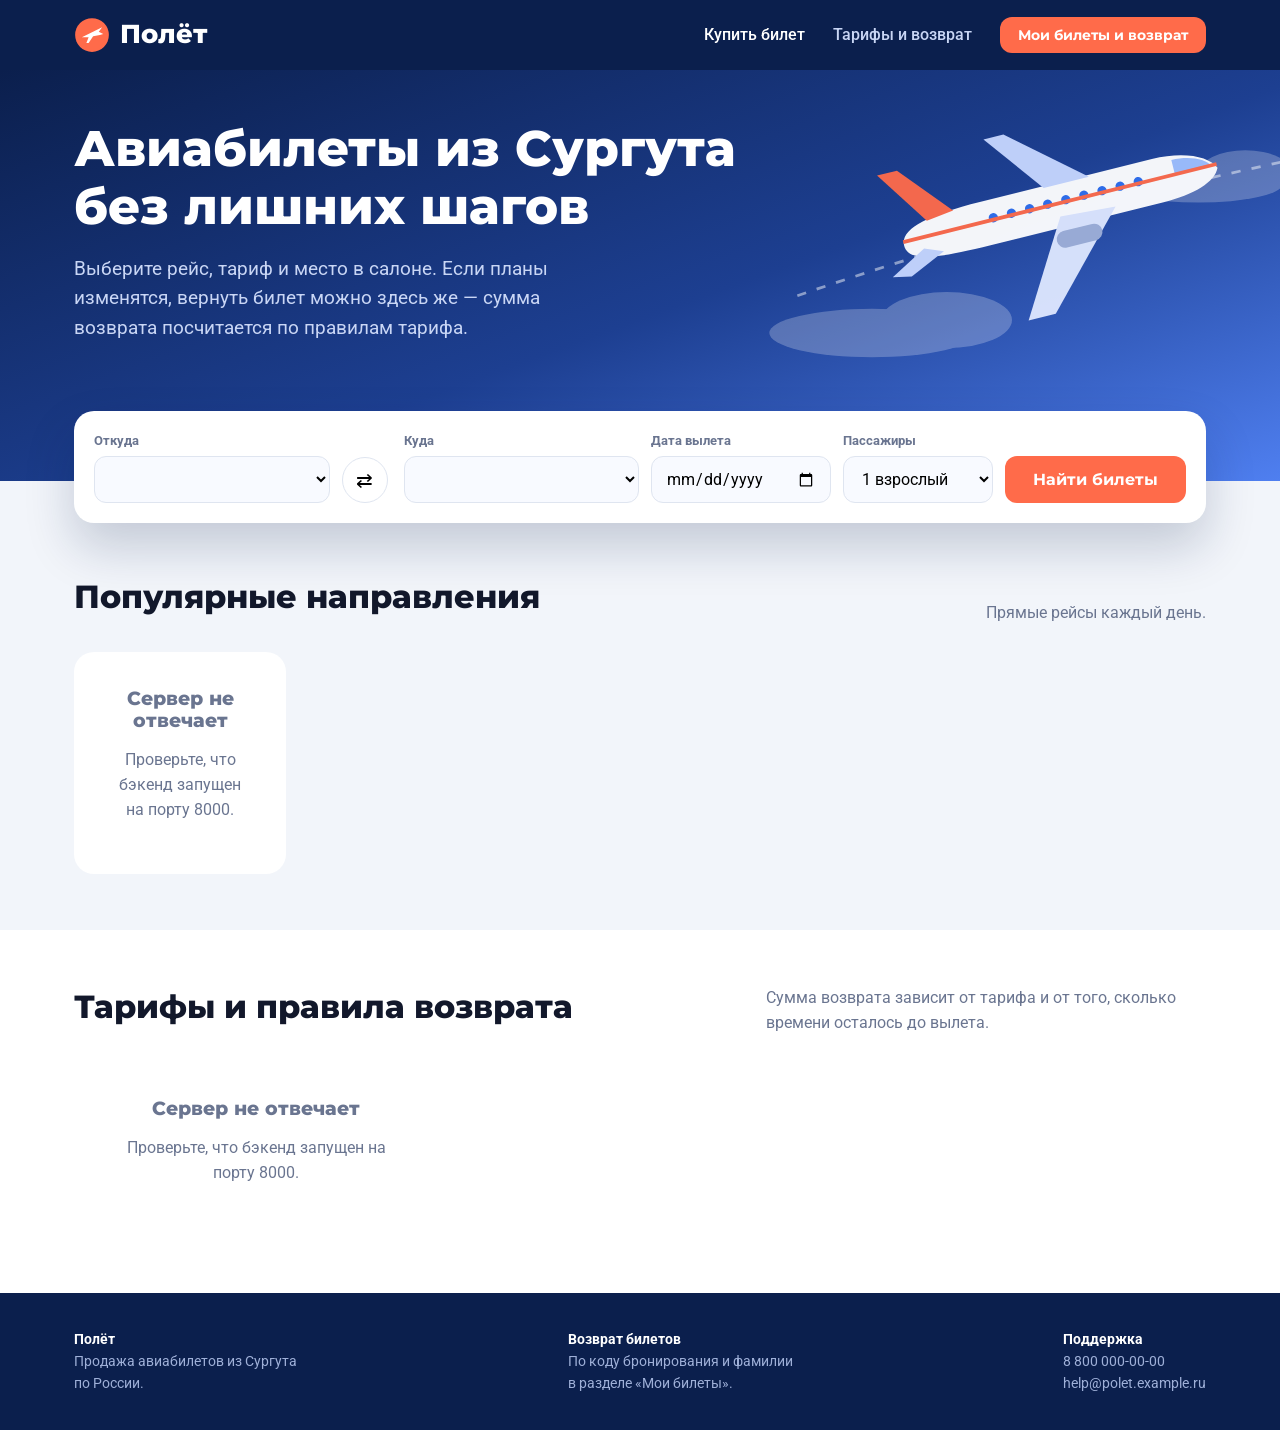
<file: frontend/index.html>
<!DOCTYPE html>
<html lang="ru">
<head>
    <meta charset="UTF-8">
    <meta name="viewport" content="width=device-width, initial-scale=1">
    <title>Авиабилеты — авиабилеты «Полёт»</title>
    <link rel="preconnect" href="https://fonts.googleapis.com">
    <link href="https://fonts.googleapis.com/css2?family=Montserrat:wght@700;800&family=Roboto:wght@400;500;700&display=swap" rel="stylesheet">
    <link rel="stylesheet" href="css/style.css">
</head>
<body>
    <header class="top">
        <div class="wrap">
            <a href="index.html" class="logo"><img src="img/logo.svg" alt="">Полёт</a>
            <button class="burger" onclick="toggleMenu()">Меню</button>
            <nav class="menu" id="menu">
            <a href="index.html" class="current">Купить билет</a>
            <a href="index.html#fares">Тарифы и возврат</a>
            <a href="manage.html" class="btn">Мои билеты и возврат</a>
            </nav>
        </div>
    </header>

    <main>
        <section class="hero">
            <img src="img/plane.svg" alt="" class="plane">
            <div class="wrap">
                <h1>Авиабилеты из Сургута<br>без лишних шагов</h1>
                <p>Выберите рейс, тариф и место в салоне. Если планы изменятся, вернуть билет можно здесь же — сумма возврата посчитается по правилам тарифа.</p>
            </div>
        </section>
        <section class="wrap">
            <form class="search" id="search-form">
                <div class="field"><label for="from">Откуда</label><select id="from"></select></div>
                <button type="button" class="swap" id="swap" title="Поменять местами">⇄</button>
                <div class="field"><label for="to">Куда</label><select id="to"></select></div>
                <div class="field"><label for="date">Дата вылета</label><input type="date" id="date"></div>
                <div class="field"><label for="passengers">Пассажиры</label><select id="passengers"><option value="1">1 взрослый</option><option value="2">2 взрослых</option><option value="3">3 взрослых</option><option value="4">4 взрослых</option><option value="5">5 взрослых</option></select></div>
                <button class="btn" type="submit">Найти билеты</button>
            </form>
        </section>

        <section class="section">
            <div class="wrap">
                <div class="section-head">
                    <h2>Популярные направления</h2>
                    <p>Прямые рейсы каждый день.</p>
                </div>
                <div class="cities" id="cities"></div>
            </div>
        </section>

        <section class="section" id="fares" style="background:#ffffff">
            <div class="wrap">
                <div class="section-head">
                    <h2>Тарифы и правила возврата</h2>
                    <p>Сумма возврата зависит от тарифа и от того, сколько времени осталось до вылета.</p>
                </div>
                <div class="fares" id="fare-list"><p>Загрузка...</p></div>
            </div>
        </section>
    </main>

    <footer class="foot">
        <div class="wrap">
            <div><b>Полёт</b><br>Продажа авиабилетов из Сургута<br>по России.</div>
            <div><b>Возврат билетов</b><br>По коду бронирования и фамилии<br>в разделе «Мои билеты».</div>
            <div><b>Поддержка</b><br>8 800 000-00-00<br>help@polet.example.ru</div>
        </div>
    </footer>

    <script src="js/main.js"></script>
    <script src="js/search-form.js"></script>
    <script src="js/index.js"></script>
</body>
</html>
</file>
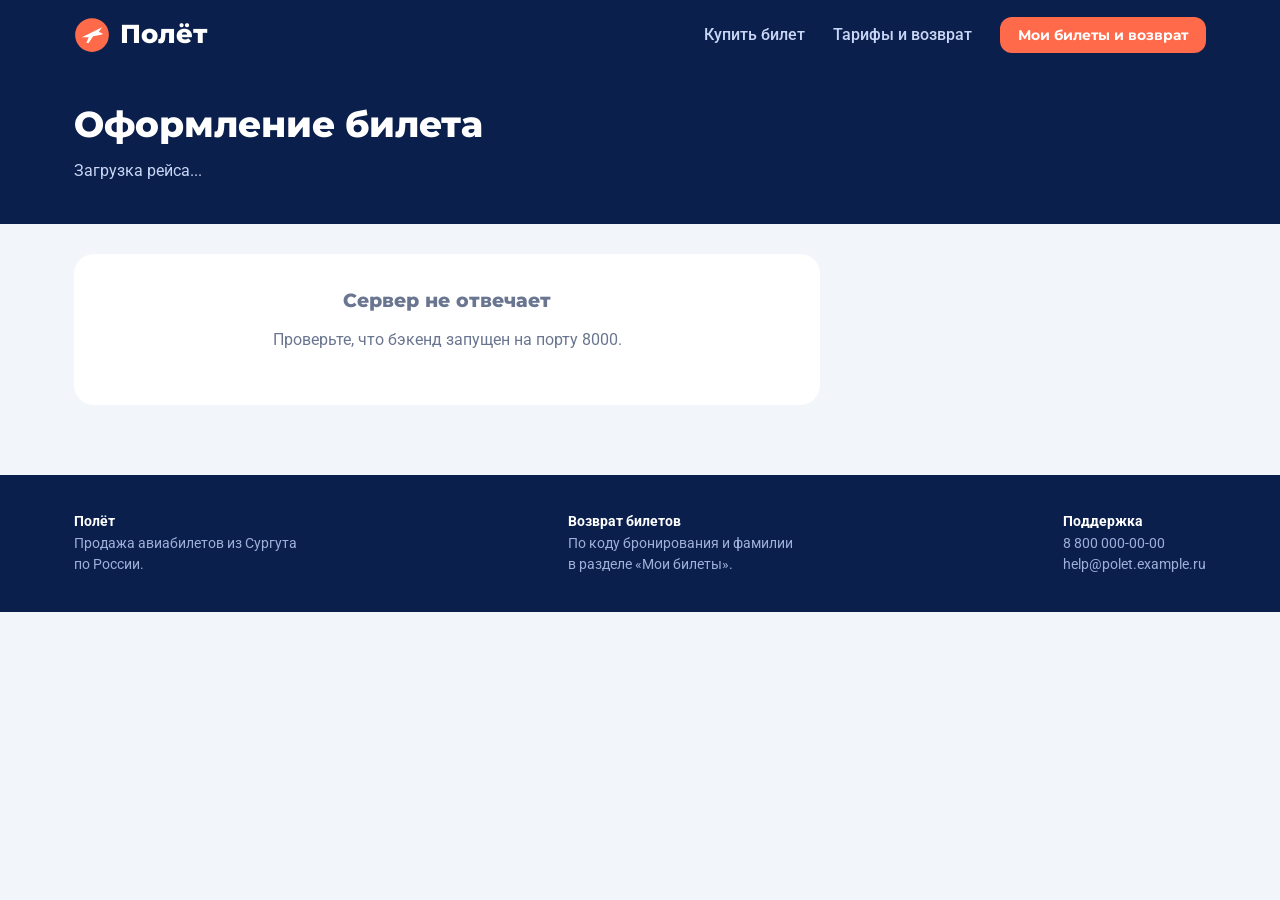
<file: frontend/booking.html>
<!DOCTYPE html>
<html lang="ru">
<head>
    <meta charset="UTF-8">
    <meta name="viewport" content="width=device-width, initial-scale=1">
    <title>Оформление билета — авиабилеты «Полёт»</title>
    <link rel="preconnect" href="https://fonts.googleapis.com">
    <link href="https://fonts.googleapis.com/css2?family=Montserrat:wght@700;800&family=Roboto:wght@400;500;700&display=swap" rel="stylesheet">
    <link rel="stylesheet" href="css/style.css">
</head>
<body>
    <header class="top">
        <div class="wrap">
            <a href="index.html" class="logo"><img src="img/logo.svg" alt="">Полёт</a>
            <button class="burger" onclick="toggleMenu()">Меню</button>
            <nav class="menu" id="menu">
            <a href="index.html">Купить билет</a>
            <a href="index.html#fares">Тарифы и возврат</a>
            <a href="manage.html" class="btn">Мои билеты и возврат</a>
            </nav>
        </div>
    </header>

    <main>
        <section class="page-top">
            <div class="wrap">
                <h1 style="font-size:36px">Оформление билета</h1>
                <p id="subtitle">Загрузка рейса...</p>
            </div>
        </section>
        <section class="wrap">
            <div id="result"></div>
            <div class="booking-layout" id="form">
                <div>
                    <div class="box">
                        <h3>Пассажиры</h3>
                        <p style="color:var(--muted);margin-top:0">Данные как в паспорте. Нажмите на пассажира, а потом на свободное место на схеме.</p>
                        <div id="passengers"></div>
                    </div>
                    <div class="box">
                        <h3>Выбор места</h3>
                        <div class="legend"><span style="--c:#cfe0ff">эконом</span><span style="--c:#ffd9cf">бизнес</span><span style="--c:#d9dde6">занято</span><span style="--c:#2f6fed">выбрано</span></div>
                        <div class="seatmap" id="seatmap"></div>
                    </div>
                    <div class="box">
                        <h3>Контакты покупателя</h3>
                        <div class="passenger" style="cursor:default"><div class="grid">
                            <div class="field"><label for="email">E-mail</label><input type="email" id="email" placeholder="для маршрутной квитанции"></div>
                            <div class="field"><label for="phone">Телефон</label><input type="tel" id="phone" placeholder="+7 900 000-00-00"></div>
                        </div></div>
                        <label class="check"><input type="checkbox" id="agree"> Я ознакомлен с правилами тарифа и согласен на обработку персональных данных</label>
                    </div>
                </div>
                <aside class="summary">
                    <h3>Ваш заказ</h3>
                    <div id="errors"></div>
                    <div id="summary"></div>
                    <div class="total"><span>Итого</span><b id="total">0 ₽</b></div>
                    <button class="btn" onclick="buy()">Подтвердить покупку</button>
                    <p style="color:#9fb0d8;font-size:13px;margin-bottom:0">В учебном проекте онлайн-оплата не подключена: после подтверждения билеты сразу оформляются.</p>
                </aside>
            </div>
        </section>
    </main>

    <footer class="foot">
        <div class="wrap">
            <div><b>Полёт</b><br>Продажа авиабилетов из Сургута<br>по России.</div>
            <div><b>Возврат билетов</b><br>По коду бронирования и фамилии<br>в разделе «Мои билеты».</div>
            <div><b>Поддержка</b><br>8 800 000-00-00<br>help@polet.example.ru</div>
        </div>
    </footer>

    <script src="js/main.js"></script>
    <script src="js/booking.js"></script>
</body>
</html>
</file>
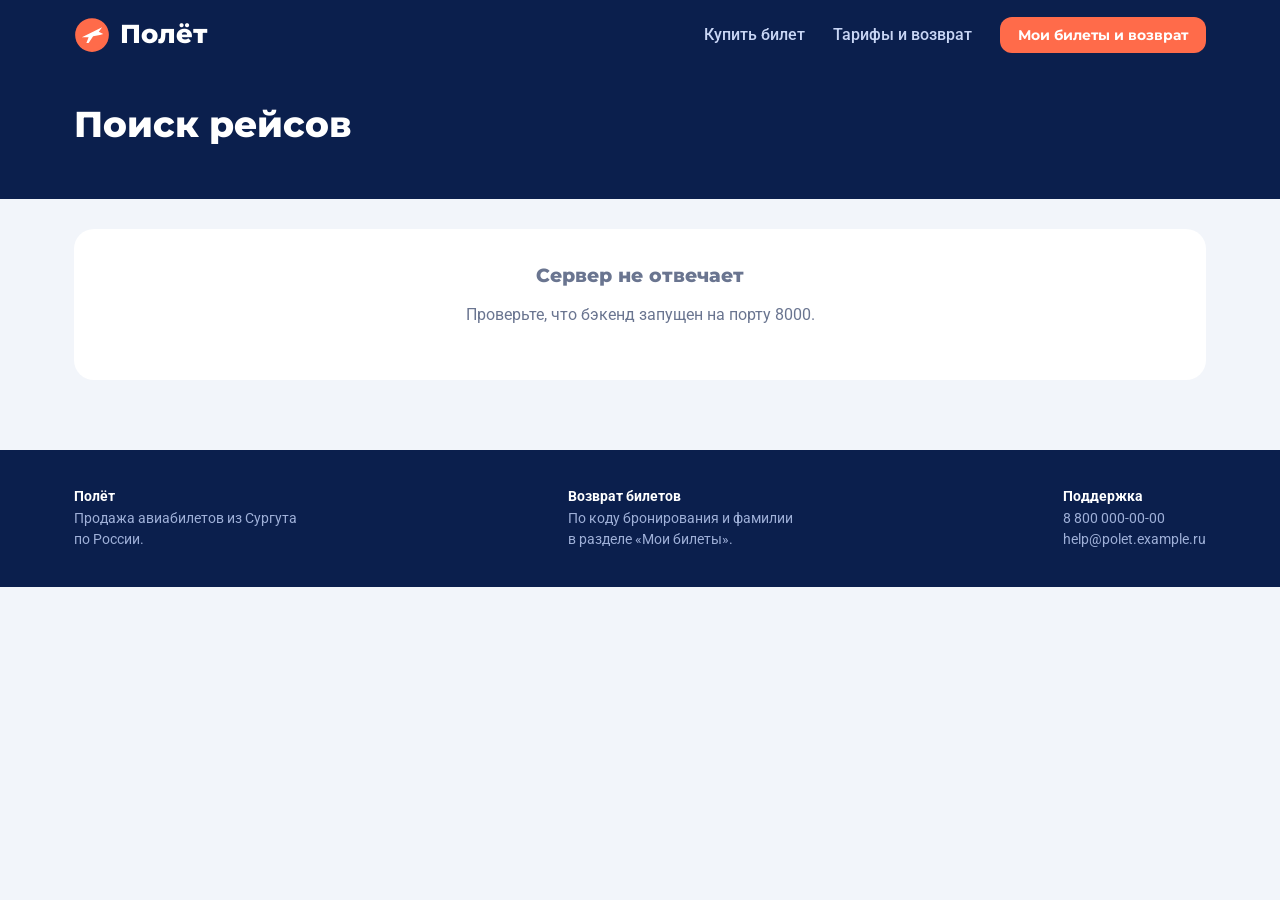
<file: frontend/flights.html>
<!DOCTYPE html>
<html lang="ru">
<head>
    <meta charset="UTF-8">
    <meta name="viewport" content="width=device-width, initial-scale=1">
    <title>Рейсы — авиабилеты «Полёт»</title>
    <link rel="preconnect" href="https://fonts.googleapis.com">
    <link href="https://fonts.googleapis.com/css2?family=Montserrat:wght@700;800&family=Roboto:wght@400;500;700&display=swap" rel="stylesheet">
    <link rel="stylesheet" href="css/style.css">
</head>
<body>
    <header class="top">
        <div class="wrap">
            <a href="index.html" class="logo"><img src="img/logo.svg" alt="">Полёт</a>
            <button class="burger" onclick="toggleMenu()">Меню</button>
            <nav class="menu" id="menu">
            <a href="index.html">Купить билет</a>
            <a href="index.html#fares">Тарифы и возврат</a>
            <a href="manage.html" class="btn">Мои билеты и возврат</a>
            </nav>
        </div>
    </header>

    <main>
        <section class="page-top">
            <div class="wrap">
                <h1 id="title" style="font-size:36px">Поиск рейсов</h1>
                <p id="subtitle"></p>
            </div>
        </section>
        <section class="wrap" style="padding:30px 24px 70px">
            <div id="flights"><p>Загрузка...</p></div>
        </section>
    </main>

    <footer class="foot">
        <div class="wrap">
            <div><b>Полёт</b><br>Продажа авиабилетов из Сургута<br>по России.</div>
            <div><b>Возврат билетов</b><br>По коду бронирования и фамилии<br>в разделе «Мои билеты».</div>
            <div><b>Поддержка</b><br>8 800 000-00-00<br>help@polet.example.ru</div>
        </div>
    </footer>

    <script src="js/main.js"></script>
    <script src="js/flights.js"></script>
</body>
</html>
</file>
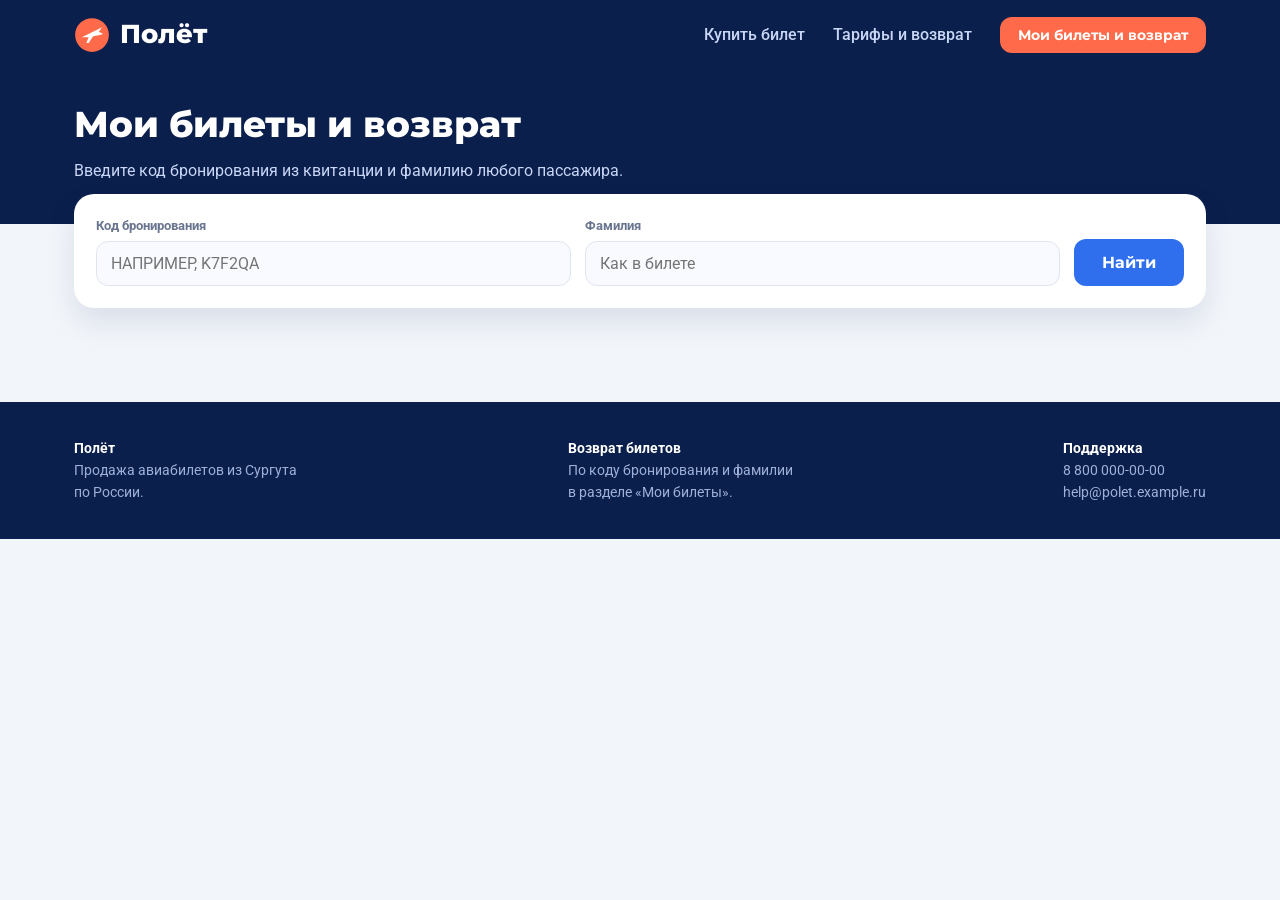
<file: frontend/manage.html>
<!DOCTYPE html>
<html lang="ru">
<head>
    <meta charset="UTF-8">
    <meta name="viewport" content="width=device-width, initial-scale=1">
    <title>Мои билеты — авиабилеты «Полёт»</title>
    <link rel="preconnect" href="https://fonts.googleapis.com">
    <link href="https://fonts.googleapis.com/css2?family=Montserrat:wght@700;800&family=Roboto:wght@400;500;700&display=swap" rel="stylesheet">
    <link rel="stylesheet" href="css/style.css">
</head>
<body>
    <header class="top">
        <div class="wrap">
            <a href="index.html" class="logo"><img src="img/logo.svg" alt="">Полёт</a>
            <button class="burger" onclick="toggleMenu()">Меню</button>
            <nav class="menu" id="menu">
            <a href="index.html">Купить билет</a>
            <a href="index.html#fares">Тарифы и возврат</a>
            <a href="manage.html" class="btn">Мои билеты и возврат</a>
            </nav>
        </div>
    </header>

    <main>
        <section class="page-top">
            <div class="wrap">
                <h1 style="font-size:36px">Мои билеты и возврат</h1>
                <p>Введите код бронирования из квитанции и фамилию любого пассажира.</p>
            </div>
        </section>
        <section class="wrap">
            <div class="lookup">
                <div class="field"><label for="code">Код бронирования</label><input type="text" id="code" placeholder="Например, K7F2QA" maxlength="6" style="text-transform:uppercase"></div>
                <div class="field"><label for="last_name">Фамилия</label><input type="text" id="last_name" placeholder="Как в билете"></div>
                <button class="btn blue" onclick="findBooking()">Найти</button>
            </div>
            <div id="booking" style="padding-bottom:70px"></div>
        </section>
    </main>

    <footer class="foot">
        <div class="wrap">
            <div><b>Полёт</b><br>Продажа авиабилетов из Сургута<br>по России.</div>
            <div><b>Возврат билетов</b><br>По коду бронирования и фамилии<br>в разделе «Мои билеты».</div>
            <div><b>Поддержка</b><br>8 800 000-00-00<br>help@polet.example.ru</div>
        </div>
    </footer>

    <script src="js/main.js"></script>
    <script src="js/manage.js"></script>
</body>
</html>
</file>
<file: frontend/css/style.css>
:root {
    --navy: #0b1f4d;
    --sky: #2f6fed;
    --coral: #ff6b4a;
    --bg: #f2f5fa;
    --line: #dfe5f0;
    --muted: #6a7590;
    --ok: #12a150;
}

* {
    box-sizing: border-box;
}

body {
    margin: 0;
    background: var(--bg);
    color: #12182b;
    font-family: 'Roboto', Arial, sans-serif;
    font-size: 16px;
    line-height: 1.55;
}

h1, h2, h3, .logo {
    font-family: 'Montserrat', Arial, sans-serif;
    font-weight: 800;
    line-height: 1.15;
    margin-top: 0;
}

h1 {
    font-size: 50px;
    margin-bottom: 14px;
}

h2 {
    font-size: 32px;
    margin-bottom: 10px;
}

h3 {
    font-size: 19px;
    margin-bottom: 6px;
}

a {
    color: inherit;
}

.wrap {
    max-width: 1180px;
    margin: 0 auto;
    padding: 0 24px;
}

.top {
    background: var(--navy);
    color: #ffffff;
    position: sticky;
    top: 0;
    z-index: 10;
}

.top .wrap {
    display: flex;
    align-items: center;
    justify-content: space-between;
    height: 70px;
}

.logo {
    display: flex;
    align-items: center;
    gap: 10px;
    font-size: 26px;
    text-decoration: none;
    color: #ffffff;
}

.logo img {
    width: 36px;
}

.menu {
    display: flex;
    align-items: center;
    gap: 28px;
    font-weight: 500;
}

.menu a {
    text-decoration: none;
    color: #c9d6f5;
}

.menu a:hover, .menu a.current {
    color: #ffffff;
}

.burger {
    display: none;
    background: none;
    color: #ffffff;
    border: 1px solid #3a4f86;
    border-radius: 10px;
    padding: 7px 12px;
    font: inherit;
}

.btn {
    display: inline-block;
    background: var(--coral);
    color: #ffffff;
    border: none;
    border-radius: 12px;
    padding: 14px 28px;
    font: 700 16px 'Montserrat', Arial, sans-serif;
    text-decoration: none;
    cursor: pointer;
    transition: transform 0.2s, background 0.2s;
}

.btn:hover {
    background: #f2552f;
    transform: translateY(-2px);
}

.btn.blue {
    background: var(--sky);
}

.btn.blue:hover {
    background: #1f5bd6;
}

.btn.ghost {
    background: #ffffff;
    color: var(--navy);
    border: 1px solid var(--line);
}

.btn.small {
    padding: 9px 16px;
    font-size: 14px;
}

.btn:disabled {
    background: #c7cede;
    cursor: not-allowed;
    transform: none;
}

.menu .btn {
    color: #ffffff;
    padding: 9px 18px;
    font-size: 14px;
}

.hero {
    background: linear-gradient(160deg, #0b1f4d 0%, #1d3f91 55%, #4f7ff0 100%);
    color: #ffffff;
    padding: 50px 0 120px;
    position: relative;
    overflow: hidden;
}

.hero .plane {
    position: absolute;
    right: -40px;
    top: 30px;
    width: 560px;
    opacity: 0.95;
}

.hero p {
    color: #c9d6f5;
    font-size: 19px;
    max-width: 520px;
}

.search {
    background: #ffffff;
    color: #12182b;
    border-radius: 20px;
    padding: 20px;
    display: grid;
    grid-template-columns: 1fr 50px 1fr 180px 150px auto;
    gap: 12px;
    align-items: end;
    margin-top: -70px;
    position: relative;
    box-shadow: 0 24px 50px rgba(11, 31, 77, 0.2);
}

.field label {
    display: block;
    font-size: 13px;
    font-weight: 700;
    color: var(--muted);
    margin-bottom: 5px;
}

.field input, .field select {
    width: 100%;
    border: 1px solid var(--line);
    border-radius: 12px;
    padding: 12px 14px;
    font: 16px 'Roboto', Arial, sans-serif;
    background: #f8faff;
}

.field input:focus, .field select:focus {
    outline: none;
    border-color: var(--sky);
}

.swap {
    border: 1px solid var(--line);
    background: #ffffff;
    border-radius: 50%;
    width: 46px;
    height: 46px;
    font-size: 20px;
    cursor: pointer;
}

.section {
    padding: 56px 0;
}

.section-head {
    display: flex;
    justify-content: space-between;
    align-items: flex-end;
    gap: 20px;
    margin-bottom: 26px;
}

.section-head p {
    margin: 0;
    color: var(--muted);
    max-width: 440px;
}

.cities {
    display: grid;
    grid-template-columns: repeat(5, 1fr);
    gap: 18px;
}

.city {
    border-radius: 20px;
    padding: 22px;
    color: #ffffff;
    text-decoration: none;
    min-height: 170px;
    display: flex;
    flex-direction: column;
    justify-content: space-between;
    transition: transform 0.2s;
    background: var(--c);
}

.city:hover {
    transform: translateY(-5px);
}

.city small {
    opacity: 0.85;
}

.fares {
    display: grid;
    grid-template-columns: repeat(3, 1fr);
    gap: 20px;
}

.fare-card {
    background: #ffffff;
    border-radius: 20px;
    padding: 24px;
    border: 1px solid var(--line);
}

.fare-card ul {
    padding-left: 18px;
    color: var(--muted);
    margin-bottom: 0;
}

.fare-card .label {
    display: inline-block;
    border-radius: 20px;
    padding: 3px 12px;
    font-size: 13px;
    font-weight: 700;
    background: #e8efff;
    color: var(--sky);
    margin-bottom: 10px;
}

.foot {
    background: var(--navy);
    color: #9fb0d8;
    padding: 36px 0;
    font-size: 14px;
}

.foot .wrap {
    display: flex;
    justify-content: space-between;
    gap: 20px;
    flex-wrap: wrap;
}

.foot b {
    color: #ffffff;
}

.page-top {
    background: var(--navy);
    color: #ffffff;
    padding: 34px 0 40px;
}

.page-top p {
    color: #c9d6f5;
    margin: 0;
}

.flight {
    background: #ffffff;
    border-radius: 20px;
    border: 1px solid var(--line);
    display: grid;
    grid-template-columns: 1.2fr 2fr;
    margin-bottom: 16px;
    overflow: hidden;
}

.route {
    padding: 22px 24px;
    display: grid;
    grid-template-columns: auto 1fr auto;
    gap: 16px;
    align-items: center;
    border-right: 1px dashed var(--line);
}

.time b {
    display: block;
    font-family: 'Montserrat', Arial, sans-serif;
    font-size: 28px;
}

.time small {
    color: var(--muted);
}

.line {
    text-align: center;
    color: var(--muted);
    font-size: 13px;
}

.line i {
    display: block;
    height: 2px;
    background: repeating-linear-gradient(90deg, var(--sky) 0 8px, transparent 8px 14px);
    margin: 6px 0;
    position: relative;
}

.flight-info {
    grid-column: 1 / -1;
    color: var(--muted);
    font-size: 13px;
}

.fare-options {
    display: grid;
    grid-template-columns: repeat(3, 1fr);
}

.fare-option {
    padding: 20px;
    border-right: 1px solid var(--line);
    display: flex;
    flex-direction: column;
    gap: 6px;
}

.fare-option:last-child {
    border-right: none;
}

.fare-option .price {
    font-family: 'Montserrat', Arial, sans-serif;
    font-size: 24px;
    font-weight: 800;
    color: var(--navy);
}

.fare-option small {
    color: var(--muted);
    flex-grow: 1;
}

.empty {
    background: #ffffff;
    border-radius: 20px;
    padding: 36px;
    text-align: center;
    color: var(--muted);
}

.booking-layout {
    display: grid;
    grid-template-columns: 1fr 360px;
    gap: 26px;
    align-items: start;
    padding: 30px 0 70px;
}

.box {
    background: #ffffff;
    border: 1px solid var(--line);
    border-radius: 20px;
    padding: 24px;
    margin-bottom: 18px;
}

.passenger {
    border: 2px solid var(--line);
    border-radius: 16px;
    padding: 18px;
    margin-bottom: 14px;
    cursor: pointer;
}

.passenger.active {
    border-color: var(--sky);
    background: #f6f9ff;
}

.passenger .grid {
    display: grid;
    grid-template-columns: 1fr 1fr;
    gap: 12px;
}

.passenger .seat-label {
    font-weight: 700;
    color: var(--sky);
}

.seatmap {
    display: flex;
    flex-direction: column;
    gap: 6px;
    align-items: center;
    background: #f6f8fc;
    border-radius: 120px 120px 24px 24px;
    padding: 60px 20px 24px;
    max-height: 560px;
    overflow-y: auto;
}

.seat-row {
    display: flex;
    gap: 6px;
    align-items: center;
}

.seat-row .num {
    width: 26px;
    text-align: center;
    color: var(--muted);
    font-size: 13px;
}

.seat {
    width: 36px;
    height: 36px;
    border-radius: 8px 8px 12px 12px;
    border: none;
    background: #cfe0ff;
    color: var(--navy);
    font: 700 12px 'Roboto', Arial, sans-serif;
    cursor: pointer;
}

.seat.business {
    width: 44px;
    background: #ffd9cf;
}

.seat.taken {
    background: #d9dde6;
    color: #a3aabb;
    cursor: not-allowed;
}

.seat.mine {
    background: var(--sky);
    color: #ffffff;
}

.seat.gap {
    visibility: hidden;
}

.seat.blocked {
    opacity: 0.35;
    cursor: not-allowed;
}

.legend {
    display: flex;
    gap: 16px;
    flex-wrap: wrap;
    font-size: 13px;
    color: var(--muted);
    margin-bottom: 12px;
}

.legend span::before {
    content: '';
    display: inline-block;
    width: 14px;
    height: 14px;
    border-radius: 4px;
    margin-right: 6px;
    vertical-align: -2px;
    background: var(--c);
}

.summary {
    background: var(--navy);
    color: #ffffff;
    border-radius: 20px;
    padding: 24px;
    position: sticky;
    top: 90px;
}

.summary-row {
    display: flex;
    justify-content: space-between;
    gap: 12px;
    padding: 8px 0;
    border-bottom: 1px solid #1f3672;
    font-size: 15px;
}

.summary-row span {
    color: #9fb0d8;
}

.total {
    display: flex;
    justify-content: space-between;
    align-items: baseline;
    margin: 16px 0;
}

.total b {
    font-family: 'Montserrat', Arial, sans-serif;
    font-size: 30px;
    color: #ffb4a3;
}

.summary .btn {
    width: 100%;
}

.check {
    display: flex;
    gap: 10px;
    font-size: 14px;
    color: var(--muted);
}

.errors {
    background: #ffe7e2;
    color: #b42318;
    border-radius: 12px;
    padding: 12px 16px;
    margin-bottom: 14px;
    font-size: 14px;
}

.errors p {
    margin: 3px 0;
}

.ticket {
    background: #ffffff;
    border-radius: 20px;
    display: grid;
    grid-template-columns: 1fr 260px;
    margin-bottom: 16px;
    overflow: hidden;
    border: 1px solid var(--line);
}

.ticket-main {
    padding: 22px 24px;
}

.ticket-side {
    background: #f6f8fc;
    border-left: 2px dashed var(--line);
    padding: 22px;
    display: flex;
    flex-direction: column;
    gap: 8px;
}

.ticket.refunded {
    opacity: 0.75;
}

.status {
    display: inline-block;
    border-radius: 20px;
    padding: 3px 12px;
    font-size: 13px;
    font-weight: 700;
    background: #dcf7e7;
    color: var(--ok);
}

.status.refunded {
    background: #e5e8ef;
    color: var(--muted);
}

.pnr {
    display: inline-block;
    font-family: 'Montserrat', Arial, sans-serif;
    font-size: 42px;
    letter-spacing: 6px;
    background: var(--navy);
    color: #ffffff;
    border-radius: 14px;
    padding: 6px 22px;
    margin: 6px 0 18px;
}

.lookup {
    background: #ffffff;
    border-radius: 20px;
    padding: 22px;
    display: flex;
    gap: 14px;
    align-items: flex-end;
    margin: -30px 0 24px;
    position: relative;
    box-shadow: 0 14px 30px rgba(11, 31, 77, 0.1);
}

.lookup .field {
    flex-grow: 1;
}

.toast {
    position: fixed;
    right: 24px;
    bottom: 24px;
    background: var(--navy);
    color: #ffffff;
    padding: 14px 20px;
    border-radius: 14px;
    z-index: 100;
    max-width: 380px;
    box-shadow: 0 14px 30px rgba(0, 0, 0, 0.25);
}

.toast.error {
    background: #b42318;
}

@media (max-width: 900px) {
    h1 {
        font-size: 34px;
    }

    .burger {
        display: block;
    }

    .menu {
        display: none;
        position: absolute;
        top: 70px;
        left: 0;
        right: 0;
        background: var(--navy);
        flex-direction: column;
        padding: 18px;
    }

    .menu.open {
        display: flex;
    }

    .hero .plane {
        display: none;
    }

    .search {
        grid-template-columns: 1fr;
        margin-top: -60px;
    }

    .swap {
        display: none;
    }

    .cities {
        grid-template-columns: 1fr 1fr;
    }

    .fares, .booking-layout, .flight, .ticket {
        grid-template-columns: 1fr;
    }

    .fare-options {
        grid-template-columns: 1fr;
    }

    .fare-option {
        border-right: none;
        border-top: 1px solid var(--line);
    }

    .route {
        border-right: none;
    }

    .summary {
        position: static;
    }

    .passenger .grid {
        grid-template-columns: 1fr;
    }

    .lookup {
        flex-direction: column;
        align-items: stretch;
    }

    .ticket-side {
        border-left: none;
        border-top: 2px dashed var(--line);
    }
}

@media (max-width: 520px) {
    h1 {
        font-size: 28px;
    }

    .flight > *, .ticket > *, .booking-layout > * {
        min-width: 0;
    }

    .route {
        gap: 8px;
        padding: 18px 14px;
    }

    .time b {
        font-size: 20px;
    }

    .seat {
        width: 30px;
        height: 30px;
        font-size: 10px;
    }

    .cities {
        grid-template-columns: 1fr;
    }
}
</file>
